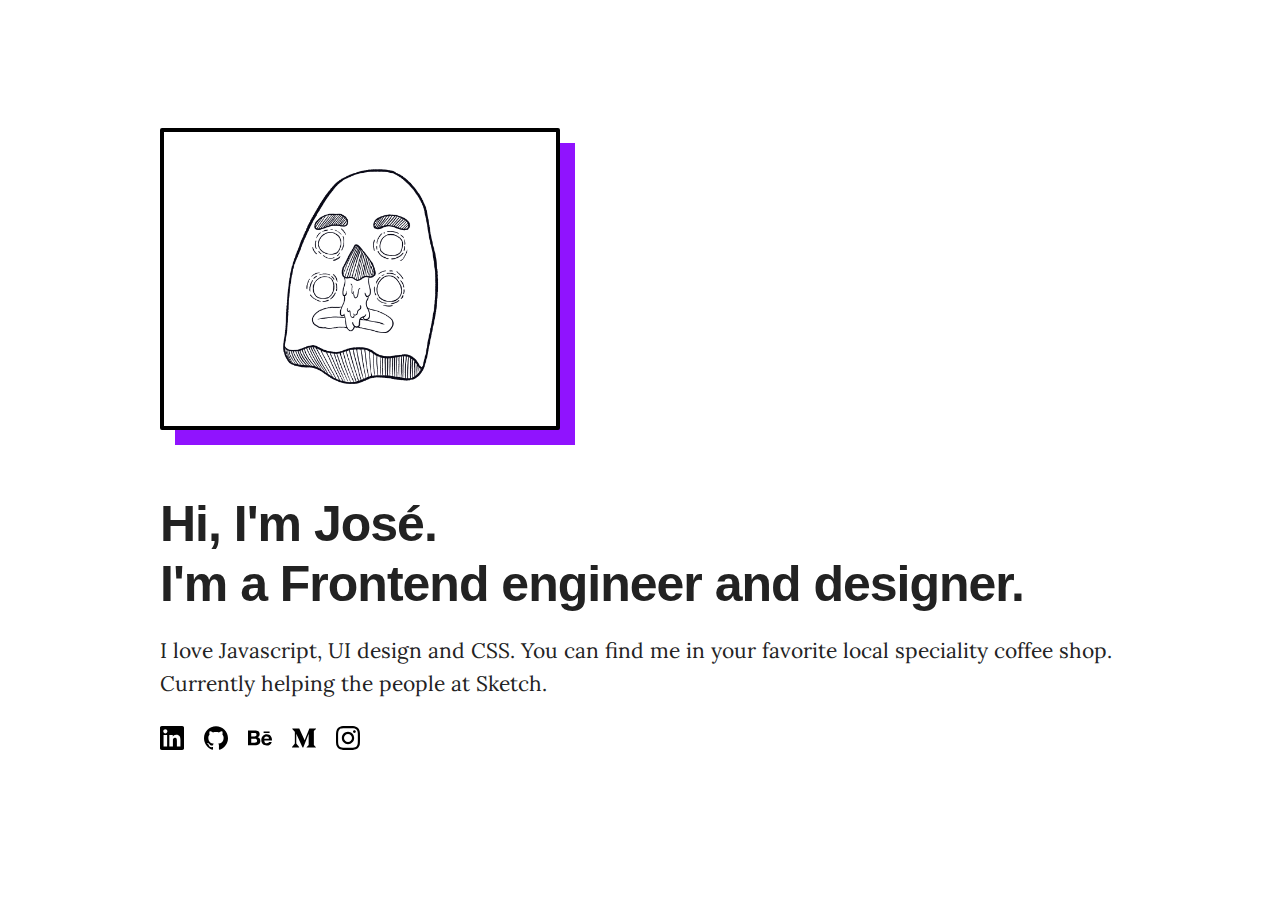
<file: index.html>
<!DOCTYPE html>
<html>

<head>
  <meta charset="utf-8">
  <meta name="viewport" content="width=device-width, initial-scale=1.0">
  <link rel="stylesheet" href="./css/normalize.css">
  <link rel="stylesheet" href="./css/skeleton.css">
  <link rel="stylesheet" href="./css/style.css">
  <!-- <link href="https://fonts.googleapis.com/css?family=Source+Serif+Pro" rel="stylesheet"> -->
  <link href="https://fonts.googleapis.com/css?family=Lora" rel="stylesheet">
  <title>Josh Sieben's Place</title>
  <meta name="description" content="Josh Sieben is a Software Engineer living and working on Barcelona">
  <link rel="apple-touch-icon" sizes="180x180" href="favicon/apple-touch-icon.png">
<link rel="icon" type="image/png" sizes="32x32" href="favicon/favicon-32x32.png">
<link rel="icon" type="image/png" sizes="16x16" href="favicon/favicon-16x16.png">
<link rel="manifest" href="favicon/site.webmanifest">
</head>

<body>
  <div class="container container--main">
    <div class="title-content">
      <div class="title">
        <div class="logo-wrapper">

          <img class="logo" src="./images/Logo.png" alt="Imagine the most awesome logo that you ever saw. Well, probably this one is not even close."/>
        </div>
        <div class="row">
          <div class="eleven columns">
            <h1 class="title">Hi, I'm José.
              <br/>I'm a Frontend engineer and designer.
            </h1>
          </div>
        </div>
      </div>
      <div class="opening-description">
        <div class="row">
          <p>
            I love Javascript, UI design and CSS. You can find me in your favorite local speciality coffee shop. Currently helping the people at Sketch.
            <br/>
          </p>
        </div>
      </div>
      <div class="row">
        <ul class="social">
          <li class="social__icon">
            <a href="https://linkedin.com/in/josevizmar" target="_blank">
              <img src="./images/linkedin.svg" alt="Linkedin" />
            </a>
          </li>
          <li class="social__icon">
            <a href="https://github.com/xJoshx" target="_blank">
              <img src="./images/github.svg" alt="Github" />
            </a>
          </li>
          <li class="social__icon">
            <a href="https://www.behance.net/xJoshx" target="_blank">
              <img src="./images/behance.svg" alt="Behance" />
            </a>
          </li>
          <li class="social__icon">
            <a href="https://medium.com/@joshsieben" target="_blank">
              <img src="./images/medium.svg" alt="Medium" />
            </a>
          </li>
          <li class="social__icon">
            <a href="https://www.instagram.com/bcn.coffee.reviews/" target="_blank">
              <img src="./images/instagram.svg" alt="Instagram" />
            </a>
          </li>
        </ul>
      </div>
    </div>
  </div>
  </div>
</body>

</html>
</file>
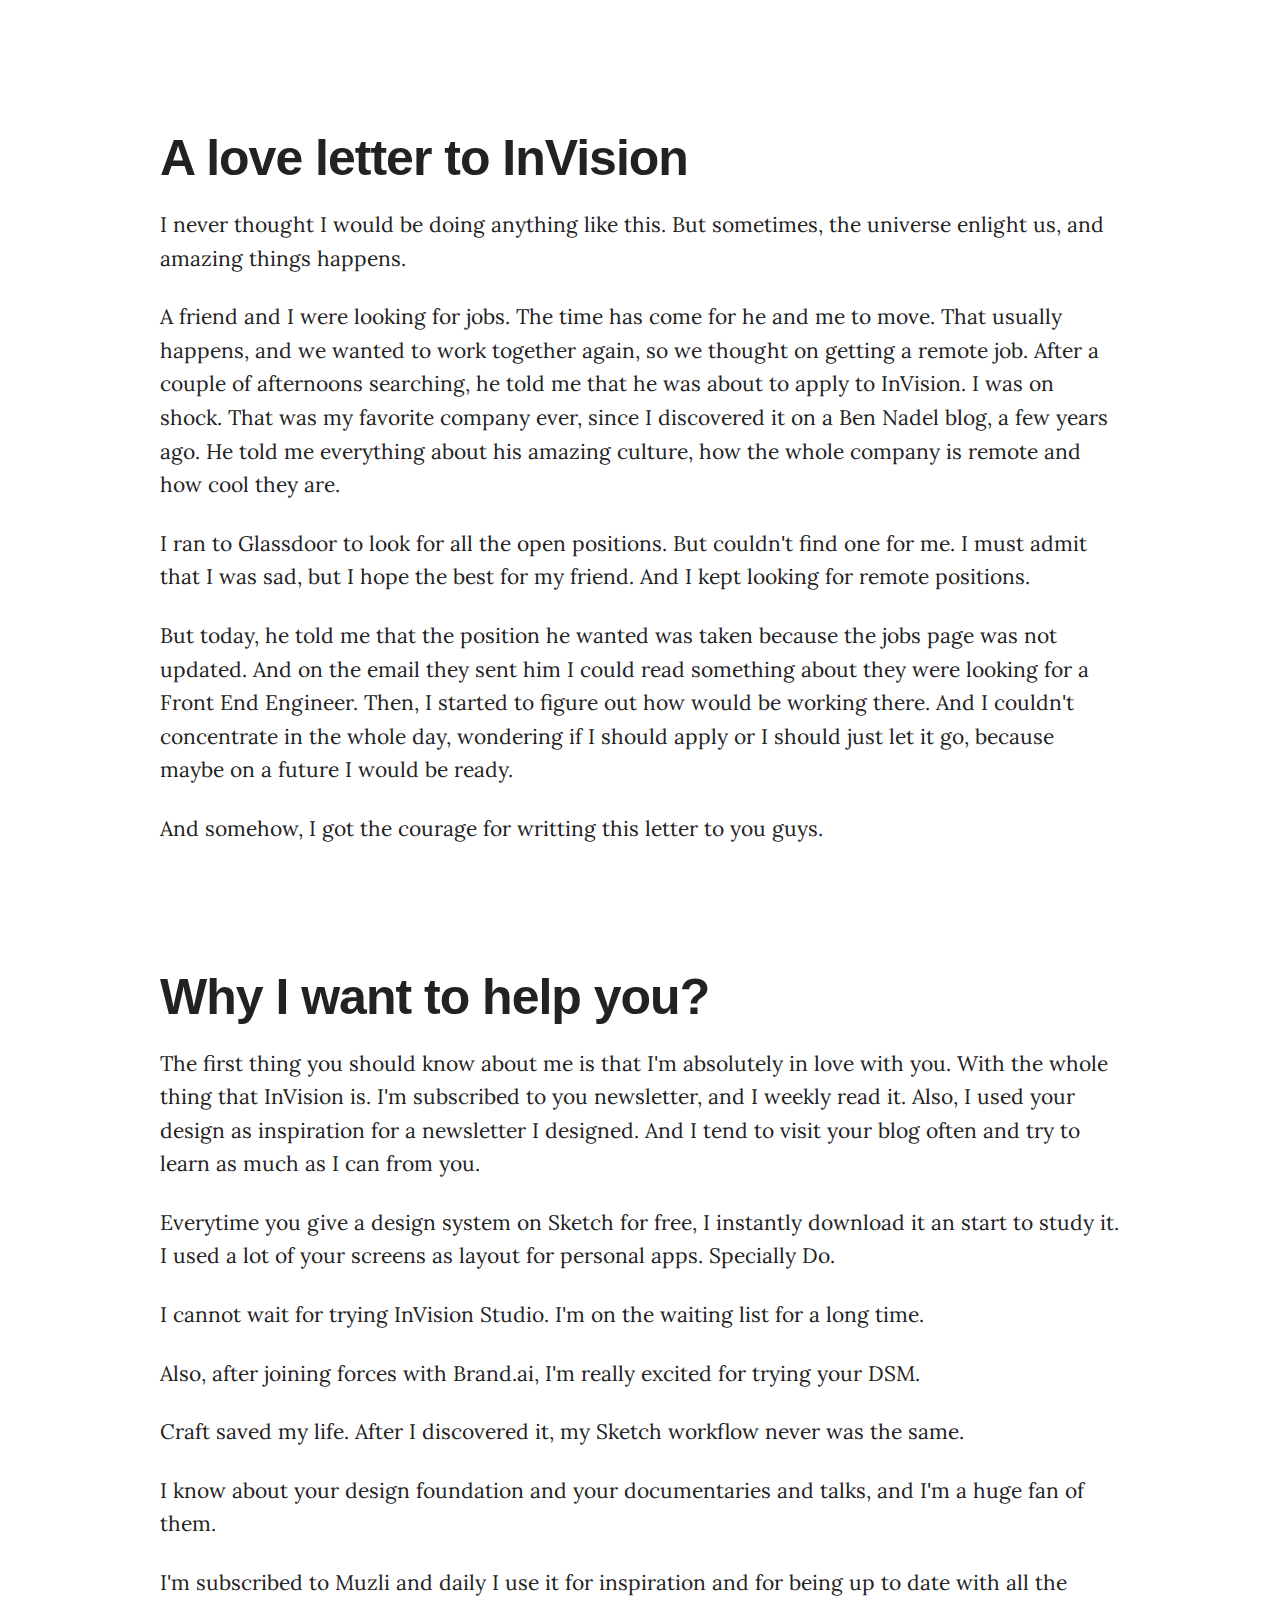
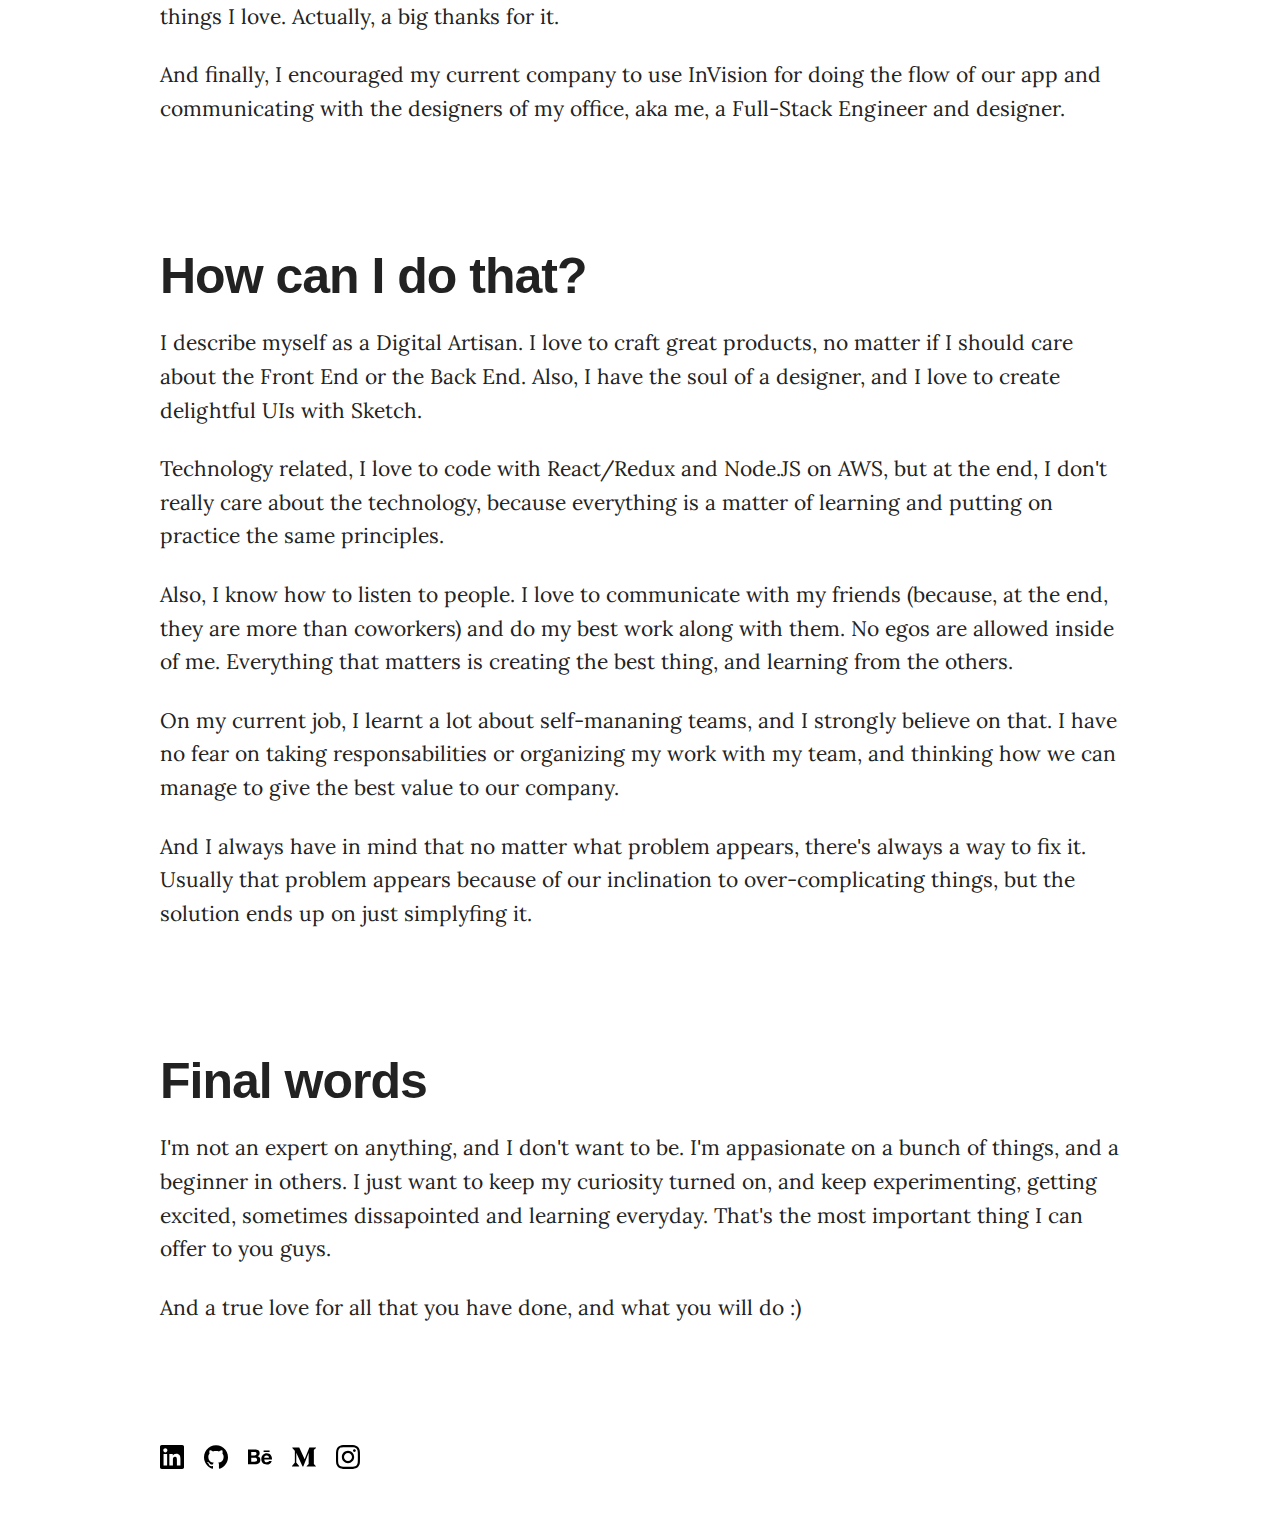
<file: love-letter-to-invision.html>
<!DOCTYPE html>
<html>

<head>
  <meta charset="utf-8">
  <meta name="viewport" content="width=device-width, initial-scale=1.0">
  <link rel="stylesheet" href="./css/normalize.css">
  <link rel="stylesheet" href="./css/skeleton.css">
  <link rel="stylesheet" href="./css/style.css">
  <link rel="icon" type="image/png" href="./invision-love.png">
  <link href="https://fonts.googleapis.com/css?family=Lora" rel="stylesheet">
  <title>Love letter to Invision</title>
  <meta name="description" content="This describes how much I love the best company on Earth">
</head>

<body>
  <div class="container container--main">
    <div class="content">
      <div class="row space-top">
        <h1 class="title">A love letter to InVision</h1>
        <p>I never thought I would be doing anything like this. But sometimes, the universe enlight us, and amazing things happens.</p>

        <p>A friend and I were looking for jobs. The time has come for he and me to move. That usually happens, and we wanted
          to work together again, so we thought on getting a remote job. After a couple of afternoons searching, he told
          me that he was about to apply to InVision. I was on shock. That was my favorite company ever, since I discovered
          it on a Ben Nadel blog, a few years ago. He told me everything about his amazing culture, how the whole company
          is remote and how cool they are.</p>

        <p>I ran to Glassdoor to look for all the open positions. But couldn't find one for me. I must admit that I was sad,
          but I hope the best for my friend. And I kept looking for remote positions.</p>

        <p>But today, he told me that the position he wanted was taken because the jobs page was not updated. And on the email
          they sent him I could read something about they were looking for a Front End Engineer. Then, I started to figure
          out how would be working there. And I couldn't concentrate in the whole day, wondering if I should apply or I should
          just let it go, because maybe on a future I would be ready.</p>

        <p>And somehow, I got the courage for writting this letter to you guys.</p>
      </div>
      <div class="row space-top">
        <h1 class="title">Why I want to help you?</h1>
        <p>The first thing you should know about me is that I'm absolutely in love with you. With the whole thing that InVision
          is. I'm subscribed to you newsletter, and I weekly read it. Also, I used your design as inspiration for a newsletter
          I designed. And I tend to visit your blog often and try to learn as much as I can from you.</p>

        <p>Everytime you give a design system on Sketch for free, I instantly download it an start to study it. I used a lot
          of your screens as layout for personal apps. Specially Do.</p>

        <p>I cannot wait for trying InVision Studio. I'm on the waiting list for a long time.</p>

        <p>Also, after joining forces with Brand.ai, I'm really excited for trying your DSM.</p>

        <p>Craft saved my life. After I discovered it, my Sketch workflow never was the same.</p>

        <p>I know about your design foundation and your documentaries and talks, and I'm a huge fan of them.</p>

        <p>I'm subscribed to Muzli and daily I use it for inspiration and for being up to date with all the things I love. Actually,
          a big thanks for it.</p>

        <p>And finally, I encouraged my current company to use InVision for doing the flow of our app and communicating with
          the designers of my office, aka me, a Full-Stack Engineer and designer. </p>
      </div>
      <div class="row space-top">
        <h1 class="title">How can I do that?</h1>
        <p>I describe myself as a Digital Artisan. I love to craft great products, no matter if I should care about the Front
          End or the Back End. Also, I have the soul of a designer, and I love to create delightful UIs with Sketch.</p>

        <p>Technology related, I love to code with React/Redux and Node.JS on AWS, but at the end, I don't really care about
          the technology, because everything is a matter of learning and putting on practice the same principles.</p>

        <p>Also, I know how to listen to people. I love to communicate with my friends (because, at the end, they are more than
          coworkers) and do my best work along with them. No egos are allowed inside of me. Everything that matters is creating
          the best thing, and learning from the others.</p>

        <p>On my current job, I learnt a lot about self-mananing teams, and I strongly believe on that. I have no fear on taking
          responsabilities or organizing my work with my team, and thinking how we can manage to give the best value to our
          company.
        </p>

        <p>And I always have in mind that no matter what problem appears, there's always a way to fix it. Usually that problem
          appears because of our inclination to over-complicating things, but the solution ends up on just simplyfing it.</p>
      </div>
      <div class="row space-top">
        <h1 class="title">Final words</h1>
        <p>I'm not an expert on anything, and I don't want to be. I'm appasionate on a bunch of things, and a beginner in others.
          I just want to keep my curiosity turned on, and keep experimenting, getting excited, sometimes dissapointed and
          learning everyday. That's the most important thing I can offer to you guys.</p>

        <p>
          And a true love for all that you have done, and what you will do :)</p>
      </div>
    </div>
    <footer class="space-top">
      <div class="row">
        <ul class="social">
          <li class="social__icon">
            <a href="https://linkedin.com/in/josevizmar" target="_blank">
              <img src="./images/linkedin.svg" alt="Linkedin" />
            </a>
          </li>
          <li class="social__icon">
            <a href="https://github.com/xJoshx" target="_blank">
              <img src="./images/github.svg" alt="Github" />
            </a>
          </li>
          <li class="social__icon">
            <a href="https://www.behance.net/xJoshx" target="_blank">
              <img src="./images/behance.svg" alt="Behance" />
            </a>
          </li>
          <li class="social__icon">
            <a href="https://medium.com/@joshsieben" target="_blank">
              <img src="./images/medium.svg" alt="Medium" />
            </a>
          </li>
          <li class="social__icon">
            <a href="https://www.instagram.com/joshsieben/" target="_blank">
              <img src="./images/instagram.svg" alt="Instagram" />
            </a>
          </li>
        </ul>
      </div>
    </footer>
  </div>
</body>

</html>
</file>
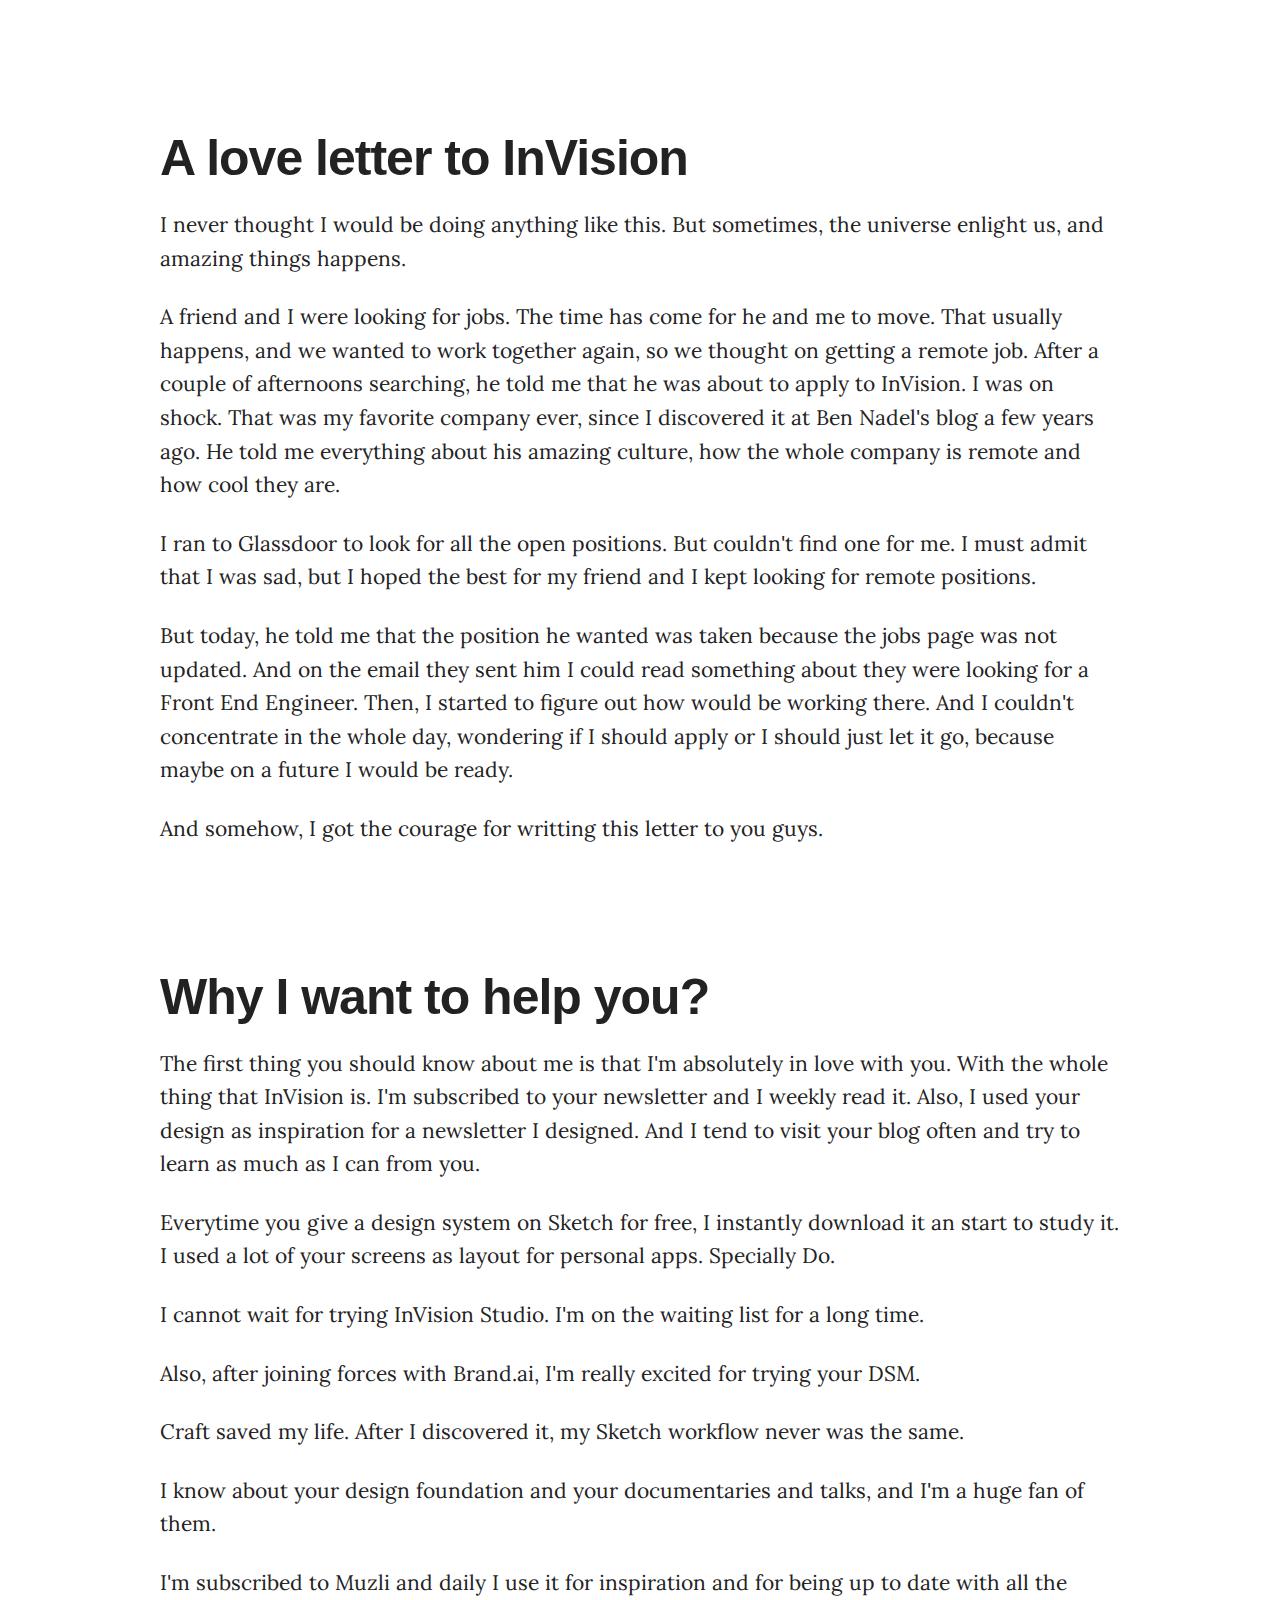
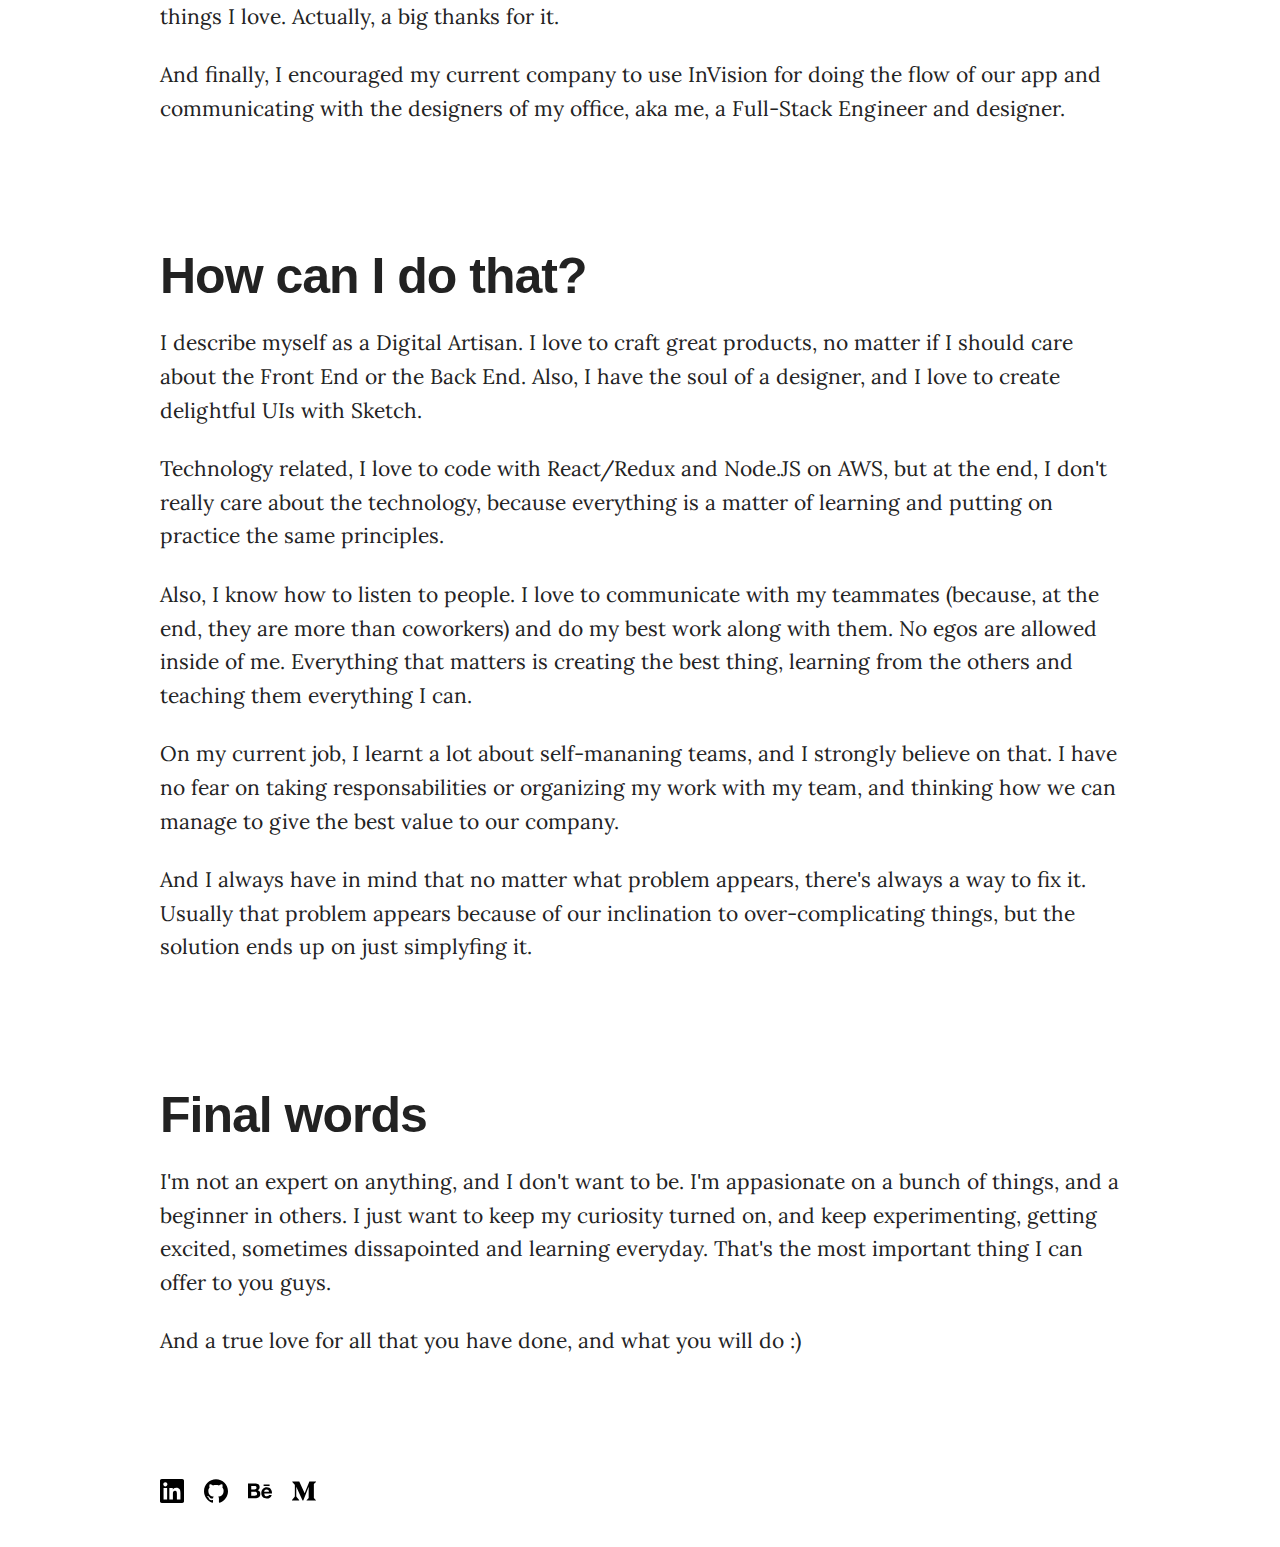
<file: love-letter-to-invision/❤️.html>
<!DOCTYPE html>
<html>

<head>
  <meta charset="utf-8">
  <meta name="viewport" content="width=device-width, initial-scale=1.0">
  <link rel="stylesheet" href="../css/normalize.css">
  <link rel="stylesheet" href="../css/skeleton.css">
  <link rel="stylesheet" href="../css/style.css">
  <link rel="icon" type="image/png" href="./invision-love.png">
  <link href="https://fonts.googleapis.com/css?family=Lora" rel="stylesheet">
  <title>Love letter to Invision</title>
  <meta name="description" content="This describes how much I love the best company on Earth">
</head>

<body>
  <div class="container container--main">
    <div class="content">
      <div class="row space-top">
        <h1 class="title">A love letter to InVision</h1>
        <p>I never thought I would be doing anything like this. But sometimes, the universe enlight us, and amazing things happens.</p>

        <p>A friend and I were looking for jobs. The time has come for he and me to move. That usually happens, and we wanted
          to work together again, so we thought on getting a remote job. After a couple of afternoons searching, he told
          me that he was about to apply to InVision. I was on shock. That was my favorite company ever, since I discovered
          it at Ben Nadel's blog a few years ago. He told me everything about his amazing culture, how the whole company
          is remote and how cool they are.</p>

        <p>I ran to Glassdoor to look for all the open positions. But couldn't find one for me. I must admit that I was sad,
          but I hoped the best for my friend and I kept looking for remote positions.</p>

        <p>But today, he told me that the position he wanted was taken because the jobs page was not updated. And on the email
          they sent him I could read something about they were looking for a Front End Engineer. Then, I started to figure
          out how would be working there. And I couldn't concentrate in the whole day, wondering if I should apply or I should
          just let it go, because maybe on a future I would be ready.</p>

        <p>And somehow, I got the courage for writting this letter to you guys.</p>
      </div>
      <div class="row space-top">
        <h1 class="title">Why I want to help you?</h1>
        <p>The first thing you should know about me is that I'm absolutely in love with you. With the whole thing that InVision
          is. I'm subscribed to your newsletter and I weekly read it. Also, I used your design as inspiration for a newsletter
          I designed. And I tend to visit your blog often and try to learn as much as I can from you.</p>

        <p>Everytime you give a design system on Sketch for free, I instantly download it an start to study it. I used a lot
          of your screens as layout for personal apps. Specially Do.</p>

        <p>I cannot wait for trying InVision Studio. I'm on the waiting list for a long time.</p>

        <p>Also, after joining forces with Brand.ai, I'm really excited for trying your DSM.</p>

        <p>Craft saved my life. After I discovered it, my Sketch workflow never was the same.</p>

        <p>I know about your design foundation and your documentaries and talks, and I'm a huge fan of them.</p>

        <p>I'm subscribed to Muzli and daily I use it for inspiration and for being up to date with all the things I love. Actually,
          a big thanks for it.</p>

        <p>And finally, I encouraged my current company to use InVision for doing the flow of our app and communicating with
          the designers of my office, aka me, a Full-Stack Engineer and designer. </p>
      </div>
      <div class="row space-top">
        <h1 class="title">How can I do that?</h1>
        <p>I describe myself as a Digital Artisan. I love to craft great products, no matter if I should care about the Front
          End or the Back End. Also, I have the soul of a designer, and I love to create delightful UIs with Sketch.</p>

        <p>Technology related, I love to code with React/Redux and Node.JS on AWS, but at the end, I don't really care about
          the technology, because everything is a matter of learning and putting on practice the same principles.</p>

        <p>Also, I know how to listen to people. I love to communicate with my teammates (because, at the end, they are more
          than coworkers) and do my best work along with them. No egos are allowed inside of me. Everything that matters
          is creating the best thing, learning from the others and teaching them everything I can.</p>

        <p>On my current job, I learnt a lot about self-mananing teams, and I strongly believe on that. I have no fear on taking
          responsabilities or organizing my work with my team, and thinking how we can manage to give the best value to our
          company.
        </p>

        <p>And I always have in mind that no matter what problem appears, there's always a way to fix it. Usually that problem
          appears because of our inclination to over-complicating things, but the solution ends up on just simplyfing it.</p>
      </div>
      <div class="row space-top">
        <h1 class="title">Final words</h1>
        <p>I'm not an expert on anything, and I don't want to be. I'm appasionate on a bunch of things, and a beginner in others.
          I just want to keep my curiosity turned on, and keep experimenting, getting excited, sometimes dissapointed and
          learning everyday. That's the most important thing I can offer to you guys.</p>

        <p>
          And a true love for all that you have done, and what you will do :)</p>
      </div>
    </div>
    <footer class="space-top">
      <div class="row">
        <ul class="social">
          <li class="social__icon">
            <a href="https://linkedin.com/in/josevizmar" target="_blank">
              <img src="../images/linkedin.svg" alt="Linkedin" />
            </a>
          </li>
          <li class="social__icon">
            <a href="https://github.com/xJoshx" target="_blank">
              <img src="../images/github.svg" alt="Github" />
            </a>
          </li>
          <li class="social__icon">
            <a href="https://www.behance.net/xJoshx" target="_blank">
              <img src="../images/behance.svg" alt="Behance" />
            </a>
          </li>
          <li class="social__icon">
            <a href="https://medium.com/@joshsieben" target="_blank">
              <img src="../images/medium.svg" alt="Medium" />
            </a>
          </li>
        </ul>
      </div>
    </footer>
  </div>
</body>

</html>
</file>
<file: css/skeleton.css>
/*
* Skeleton V2.0.4
* Copyright 2014, Dave Gamache
* www.getskeleton.com
* Free to use under the MIT license.
* http://www.opensource.org/licenses/mit-license.php
* 12/29/2014
*/


/* Table of contents
––––––––––––––––––––––––––––––––––––––––––––––––––
- Grid
- Base Styles
- Typography
- Links
- Buttons
- Forms
- Lists
- Code
- Tables
- Spacing
- Utilities
- Clearing
- Media Queries
*/


/* Grid
–––––––––––––––––––––––––––––––––––––––––––––––––– */
.container {
  position: relative;
  width: 100%;
  max-width: 960px;
  margin: 0 auto;
  padding: 0 20px;
  box-sizing: border-box; }
.column,
.columns {
  width: 100%;
  float: left;
  box-sizing: border-box; }

/* For devices larger than 400px */
@media (min-width: 415px) {
  .container {
    width: 85%;
    padding: 0; }
}

/* For devices larger than 550px */
@media (min-width: 550px) {
  .container {
    width: 80%; }
  .column,
  .columns {
    margin-left: 4%; }
  .column:first-child,
  .columns:first-child {
    margin-left: 0; }

  .one.column,
  .one.columns                    { width: 4.66666666667%; }
  .two.columns                    { width: 13.3333333333%; }
  .three.columns                  { width: 22%;            }
  .four.columns                   { width: 30.6666666667%; }
  .five.columns                   { width: 39.3333333333%; }
  .six.columns                    { width: 48%;            }
  .seven.columns                  { width: 56.6666666667%; }
  .eight.columns                  { width: 65.3333333333%; }
  .nine.columns                   { width: 74.0%;          }
  .ten.columns                    { width: 82.6666666667%; }
  .eleven.columns                 { width: 91.3333333333%; }
  .twelve.columns                 { width: 100%; margin-left: 0; }

  .one-third.column               { width: 30.6666666667%; }
  .two-thirds.column              { width: 65.3333333333%; }

  .one-half.column                { width: 48%; }

  /* Offsets */
  .offset-by-one.column,
  .offset-by-one.columns          { margin-left: 8.66666666667%; }
  .offset-by-two.column,
  .offset-by-two.columns          { margin-left: 17.3333333333%; }
  .offset-by-three.column,
  .offset-by-three.columns        { margin-left: 26%;            }
  .offset-by-four.column,
  .offset-by-four.columns         { margin-left: 34.6666666667%; }
  .offset-by-five.column,
  .offset-by-five.columns         { margin-left: 43.3333333333%; }
  .offset-by-six.column,
  .offset-by-six.columns          { margin-left: 52%;            }
  .offset-by-seven.column,
  .offset-by-seven.columns        { margin-left: 60.6666666667%; }
  .offset-by-eight.column,
  .offset-by-eight.columns        { margin-left: 69.3333333333%; }
  .offset-by-nine.column,
  .offset-by-nine.columns         { margin-left: 78.0%;          }
  .offset-by-ten.column,
  .offset-by-ten.columns          { margin-left: 86.6666666667%; }
  .offset-by-eleven.column,
  .offset-by-eleven.columns       { margin-left: 95.3333333333%; }

  .offset-by-one-third.column,
  .offset-by-one-third.columns    { margin-left: 34.6666666667%; }
  .offset-by-two-thirds.column,
  .offset-by-two-thirds.columns   { margin-left: 69.3333333333%; }

  .offset-by-one-half.column,
  .offset-by-one-half.columns     { margin-left: 52%; }

}


/* Base Styles
–––––––––––––––––––––––––––––––––––––––––––––––––– */
/* NOTE
html is set to 62.5% so that all the REM measurements throughout Skeleton
are based on 10px sizing. So basically 1.5rem = 15px :) */
html {
  font-size: 62.5%; }
body {
  font-size: 1.5em; /* currently ems cause chrome bug misinterpreting rems on body element */
  line-height: 1.6;
  font-weight: 400;
  font-family: "Raleway", "HelveticaNeue", "Helvetica Neue", Helvetica, Arial, sans-serif;
  color: #222; }


/* Typography
–––––––––––––––––––––––––––––––––––––––––––––––––– */
h1, h2, h3, h4, h5, h6 {
  margin-top: 0;
  margin-bottom: 2rem;
  font-weight: 300; }
h1 { font-size: 4.0rem; line-height: 1.2;  letter-spacing: -.1rem;}
h2 { font-size: 3.6rem; line-height: 1.25; letter-spacing: -.1rem; }
h3 { font-size: 3.0rem; line-height: 1.3;  letter-spacing: -.1rem; }
h4 { font-size: 2.4rem; line-height: 1.35; letter-spacing: -.08rem; }
h5 { font-size: 1.8rem; line-height: 1.5;  letter-spacing: -.05rem; }
h6 { font-size: 1.5rem; line-height: 1.6;  letter-spacing: 0; }

/* Larger than phablet */
@media (min-width: 550px) {
  h1 { font-size: 5.0rem; }
  h2 { font-size: 4.2rem; }
  h3 { font-size: 3.6rem; }
  h4 { font-size: 3.0rem; }
  h5 { font-size: 2.4rem; }
  h6 { font-size: 1.5rem; }
}

p {
  margin-top: 0; }


/* Links
–––––––––––––––––––––––––––––––––––––––––––––––––– */
a {
  color: #1EAEDB; }
a:hover {
  color: #0FA0CE; }


/* Buttons
–––––––––––––––––––––––––––––––––––––––––––––––––– */
.button,
button,
input[type="submit"],
input[type="reset"],
input[type="button"] {
  display: inline-block;
  height: 38px;
  padding: 0 30px;
  color: #555;
  text-align: center;
  font-size: 11px;
  font-weight: 600;
  line-height: 38px;
  letter-spacing: .1rem;
  text-transform: uppercase;
  text-decoration: none;
  white-space: nowrap;
  background-color: transparent;
  border-radius: 4px;
  border: 1px solid #bbb;
  cursor: pointer;
  box-sizing: border-box; }
.button:hover,
button:hover,
input[type="submit"]:hover,
input[type="reset"]:hover,
input[type="button"]:hover,
.button:focus,
button:focus,
input[type="submit"]:focus,
input[type="reset"]:focus,
input[type="button"]:focus {
  color: #333;
  border-color: #888;
  outline: 0; }
.button.button-primary,
button.button-primary,
input[type="submit"].button-primary,
input[type="reset"].button-primary,
input[type="button"].button-primary {
  color: #FFF;
  background-color: #33C3F0;
  border-color: #33C3F0; }
.button.button-primary:hover,
button.button-primary:hover,
input[type="submit"].button-primary:hover,
input[type="reset"].button-primary:hover,
input[type="button"].button-primary:hover,
.button.button-primary:focus,
button.button-primary:focus,
input[type="submit"].button-primary:focus,
input[type="reset"].button-primary:focus,
input[type="button"].button-primary:focus {
  color: #FFF;
  background-color: #1EAEDB;
  border-color: #1EAEDB; }


/* Forms
–––––––––––––––––––––––––––––––––––––––––––––––––– */
input[type="email"],
input[type="number"],
input[type="search"],
input[type="text"],
input[type="tel"],
input[type="url"],
input[type="password"],
textarea,
select {
  height: 38px;
  padding: 6px 10px; /* The 6px vertically centers text on FF, ignored by Webkit */
  background-color: #fff;
  border: 1px solid #D1D1D1;
  border-radius: 4px;
  box-shadow: none;
  box-sizing: border-box; }
/* Removes awkward default styles on some inputs for iOS */
input[type="email"],
input[type="number"],
input[type="search"],
input[type="text"],
input[type="tel"],
input[type="url"],
input[type="password"],
textarea {
  -webkit-appearance: none;
     -moz-appearance: none;
          appearance: none; }
textarea {
  min-height: 65px;
  padding-top: 6px;
  padding-bottom: 6px; }
input[type="email"]:focus,
input[type="number"]:focus,
input[type="search"]:focus,
input[type="text"]:focus,
input[type="tel"]:focus,
input[type="url"]:focus,
input[type="password"]:focus,
textarea:focus,
select:focus {
  border: 1px solid #33C3F0;
  outline: 0; }
label,
legend {
  display: block;
  margin-bottom: .5rem;
  font-weight: 600; }
fieldset {
  padding: 0;
  border-width: 0; }
input[type="checkbox"],
input[type="radio"] {
  display: inline; }
label > .label-body {
  display: inline-block;
  margin-left: .5rem;
  font-weight: normal; }


/* Lists
–––––––––––––––––––––––––––––––––––––––––––––––––– */
ul {
  list-style: circle inside; }
ol {
  list-style: decimal inside; }
ol, ul {
  padding-left: 0;
  margin-top: 0; }
ul ul,
ul ol,
ol ol,
ol ul {
  margin: 1.5rem 0 1.5rem 3rem;
  font-size: 90%; }
li {
  margin-bottom: 1rem; }


/* Code
–––––––––––––––––––––––––––––––––––––––––––––––––– */
code {
  padding: .2rem .5rem;
  margin: 0 .2rem;
  font-size: 90%;
  white-space: nowrap;
  background: #F1F1F1;
  border: 1px solid #E1E1E1;
  border-radius: 4px; }
pre > code {
  display: block;
  padding: 1rem 1.5rem;
  white-space: pre; }


/* Tables
–––––––––––––––––––––––––––––––––––––––––––––––––– */
th,
td {
  padding: 12px 15px;
  text-align: left;
  border-bottom: 1px solid #E1E1E1; }
th:first-child,
td:first-child {
  padding-left: 0; }
th:last-child,
td:last-child {
  padding-right: 0; }


/* Spacing
–––––––––––––––––––––––––––––––––––––––––––––––––– */
button,
.button {
  margin-bottom: 1rem; }
input,
textarea,
select,
fieldset {
  margin-bottom: 1.5rem; }
pre,
blockquote,
dl,
figure,
table,
p,
ul,
ol,
form {
  margin-bottom: 2.5rem; }


/* Utilities
–––––––––––––––––––––––––––––––––––––––––––––––––– */
.u-full-width {
  width: 100%;
  box-sizing: border-box; }
.u-max-full-width {
  max-width: 100%;
  box-sizing: border-box; }
.u-pull-right {
  float: right; }
.u-pull-left {
  float: left; }


/* Misc
–––––––––––––––––––––––––––––––––––––––––––––––––– */
hr {
  margin-top: 3rem;
  margin-bottom: 3.5rem;
  border-width: 0;
  border-top: 1px solid #E1E1E1; }


/* Clearing
–––––––––––––––––––––––––––––––––––––––––––––––––– */

/* Self Clearing Goodness */
.container:after,
.row:after,
.u-cf {
  content: "";
  display: table;
  clear: both; }


/* Media Queries
–––––––––––––––––––––––––––––––––––––––––––––––––– */
/*
Note: The best way to structure the use of media queries is to create the queries
near the relevant code. For example, if you wanted to change the styles for buttons
on small devices, paste the mobile query code up in the buttons section and style it
there.
*/


/* Larger than mobile */
@media (min-width: 400px) {}

/* Larger than phablet (also point when grid becomes active) */
@media (min-width: 550px) {}

/* Larger than tablet */
@media (min-width: 750px) {}

/* Larger than desktop */
@media (min-width: 1000px) {}

/* Larger than Desktop HD */
@media (min-width: 1200px) {}
</file>
<file: css/style.css>
html {
  -webkit-font-smoothing: antialiased;
  -moz-osx-font-smoothing: grayscale;
}

body {
  font-family: -apple-system, BlinkMacSystemFont, 'Segoe UI', Roboto, Oxygen,
    Ubuntu, Cantarell, 'Open Sans', 'Helvetica Neue', sans-serif;
  font-size: 21px;
}

p {
  font-family: 'Lora', 'Source Serif Pro', Georgia, Cambria, 'Times New Roman',
    Times, serif;
}

.title {
  font-weight: 600;
}

.container--main {
  margin-top: 10%;
}

.space-top {
  margin-top: 10%;
}

.space-top-half {
  margin-top: 5%;
}

.tags {
  display: flex;
  list-style-type: none;
  flex-wrap: wrap;
}

.tag {
  margin-left: 10px;
  padding: 5px 8px;
  background: rgba(0, 0, 0, 0.05);
  font-size: 16px;
  border-radius: 2px;
  cursor: pointer;
}

.tag:hover {
  background: rgba(0, 0, 0, 0.2);
}

.tag:first {
  margin-left: 0;
}

.social {
  display: flex;
  list-style-type: none;
  flex-wrap: wrap;
}

.social__icon {
  margin-right: 20px;
  cursor: pointer;
}


.social__icon img {
  height: 24px;
}

.logo-wrapper {
  width: 400px;
  height: auto;
  position: relative;
  margin-bottom: 64px;
}

.logo {
  width: 100%;
  height: auto;
  display: block;
  border: 4px solid #000;
  border-radius: 2px;
  overflow: hidden;
  box-sizing: border-box;
  background: white;
}

.logo-wrapper::after {
  content: ' ';
  position: absolute;
  background: #9013fe;
  left: 15px;
  top: 15px;
  width: 100%;
  height: 100%;
  z-index: -1;
}

@media (max-width: 739px) {
  
.container--main {
  padding: 20px;
  margin: 0;
}

  .logo-wrapper {
    width: calc(100% - 15px);
  }
}
</file>
